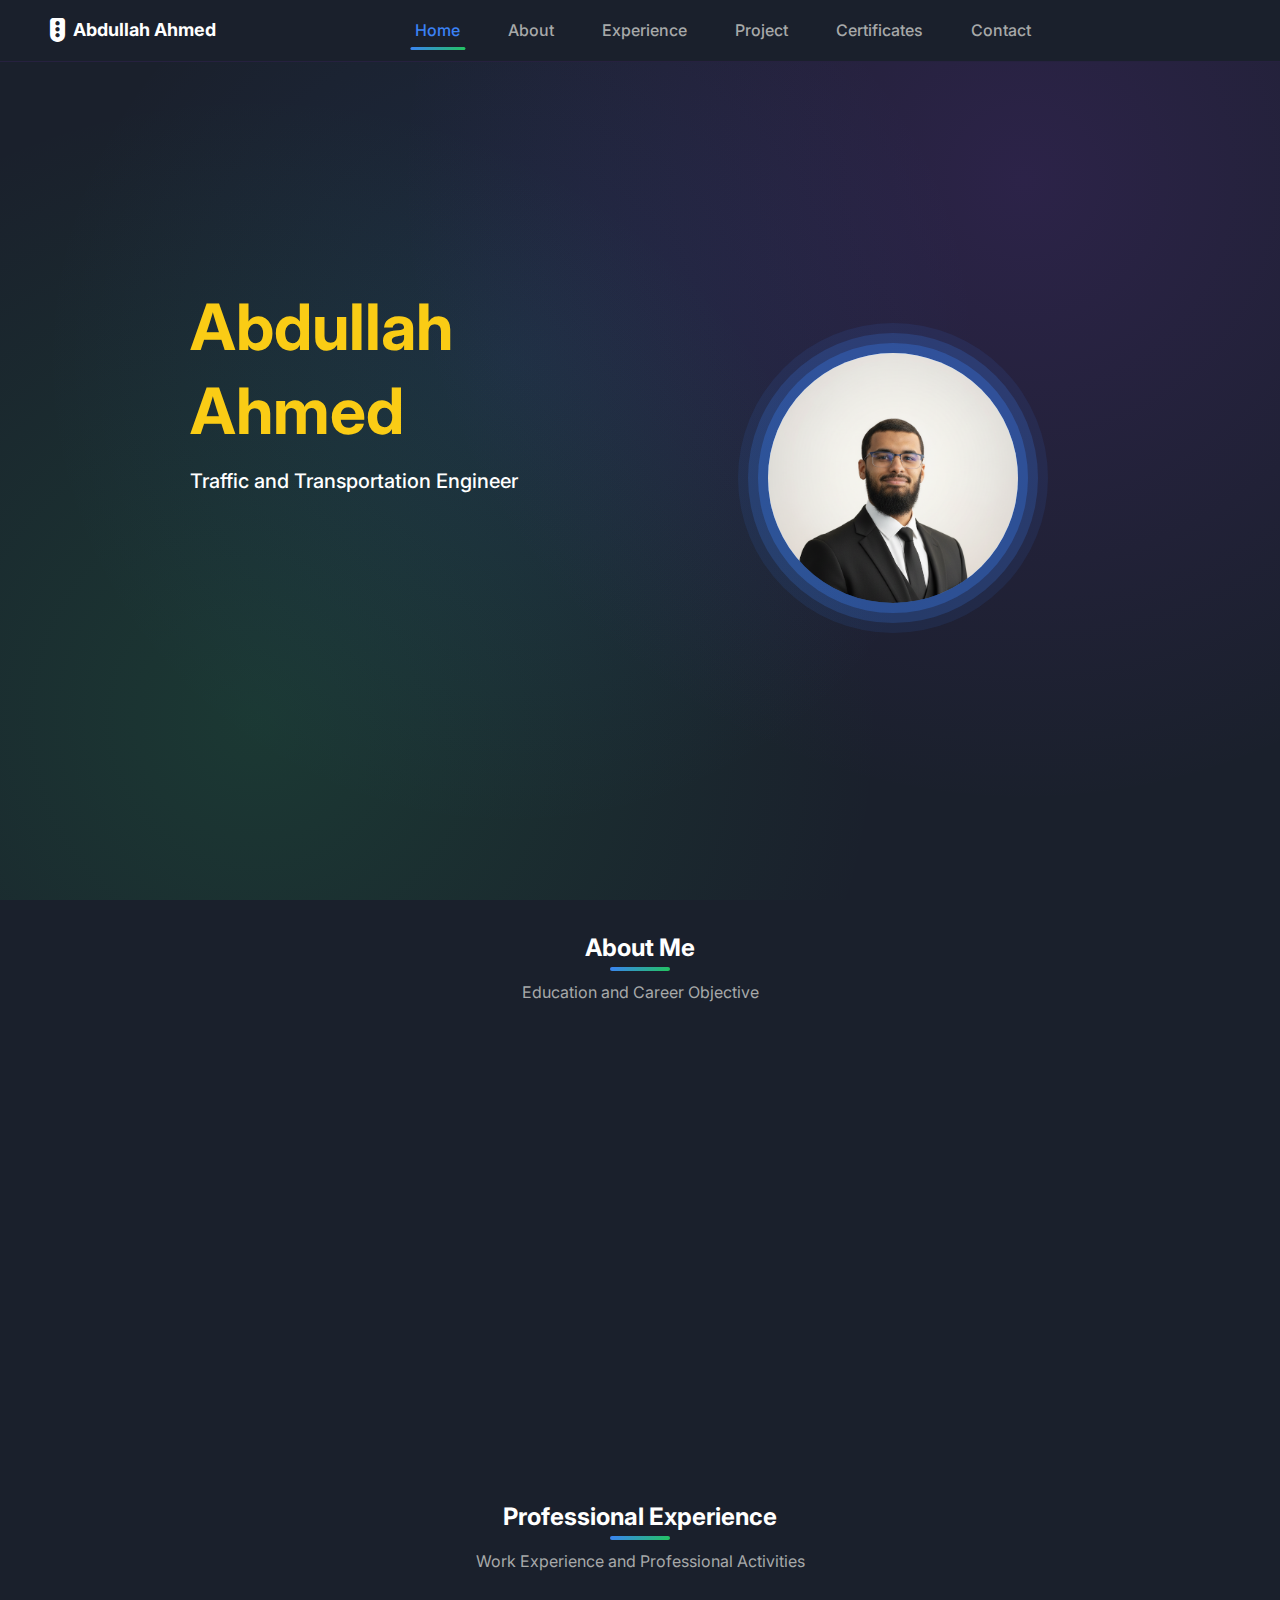
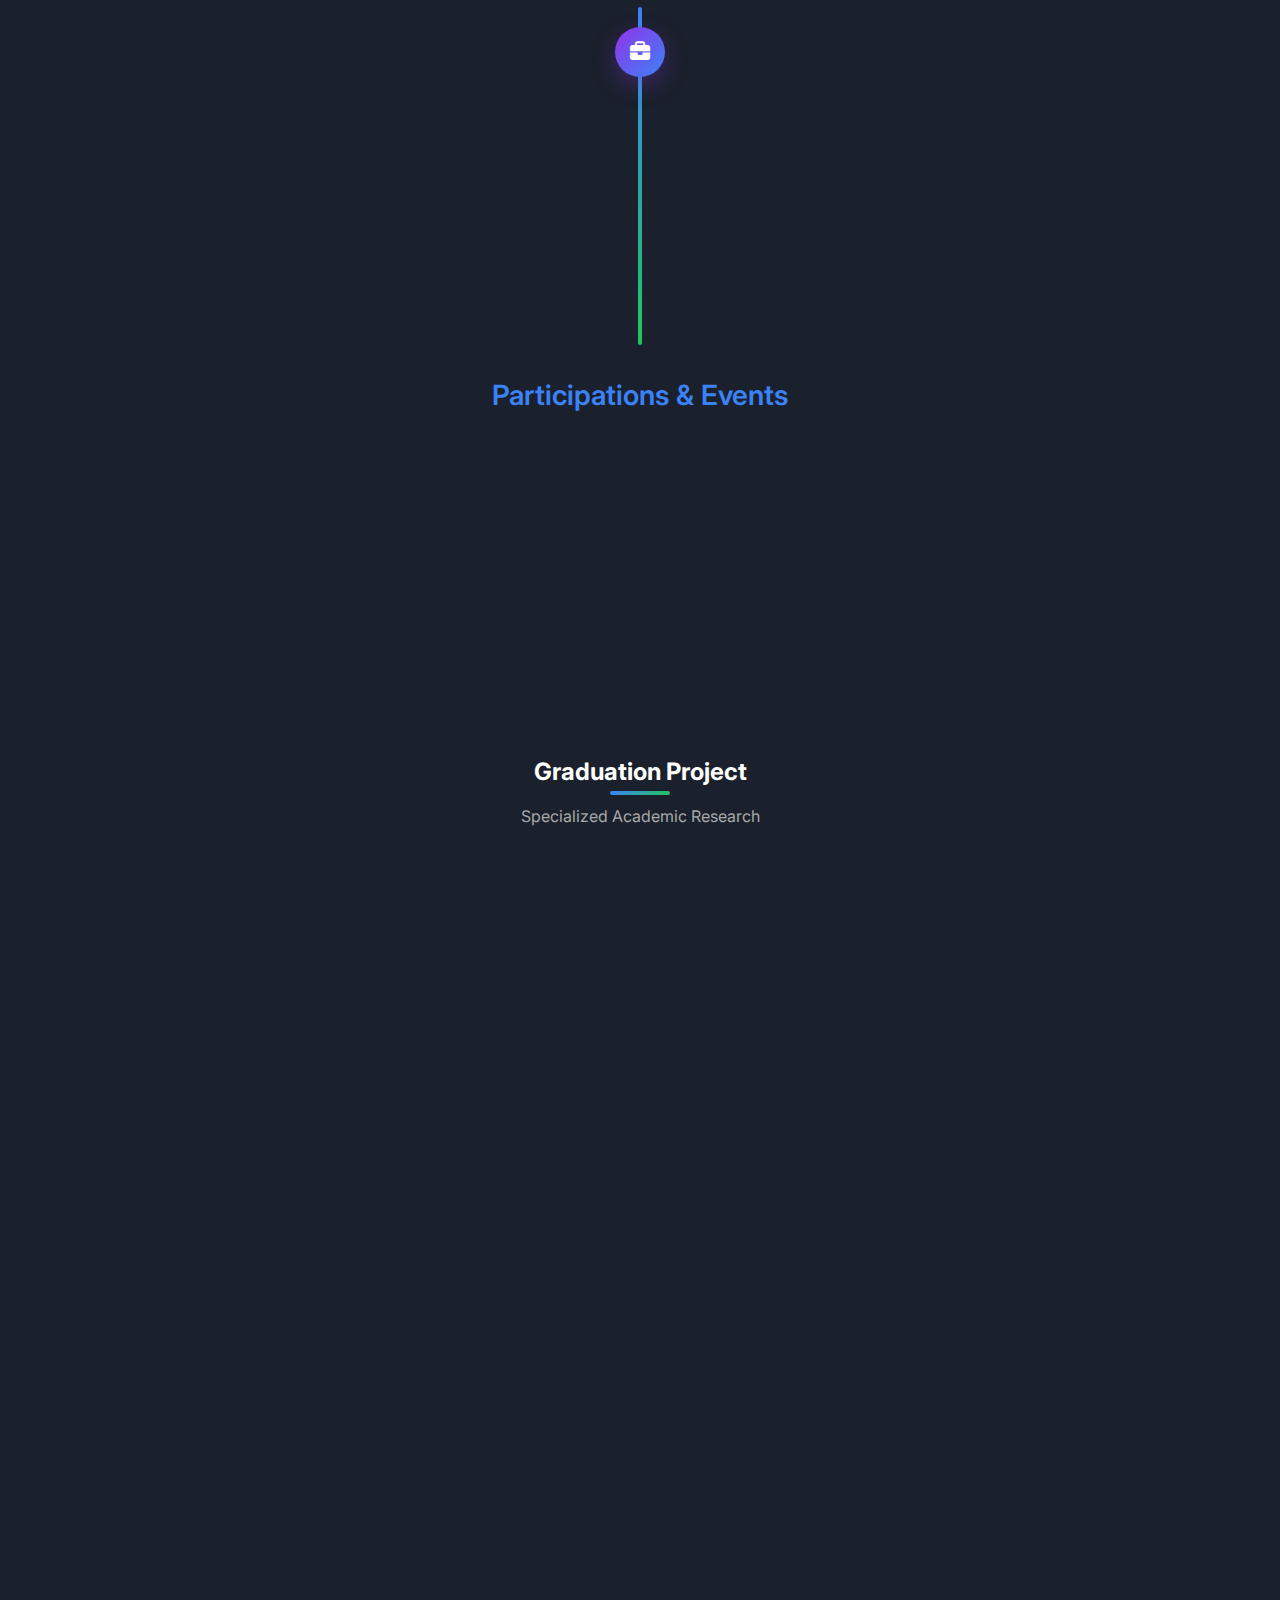
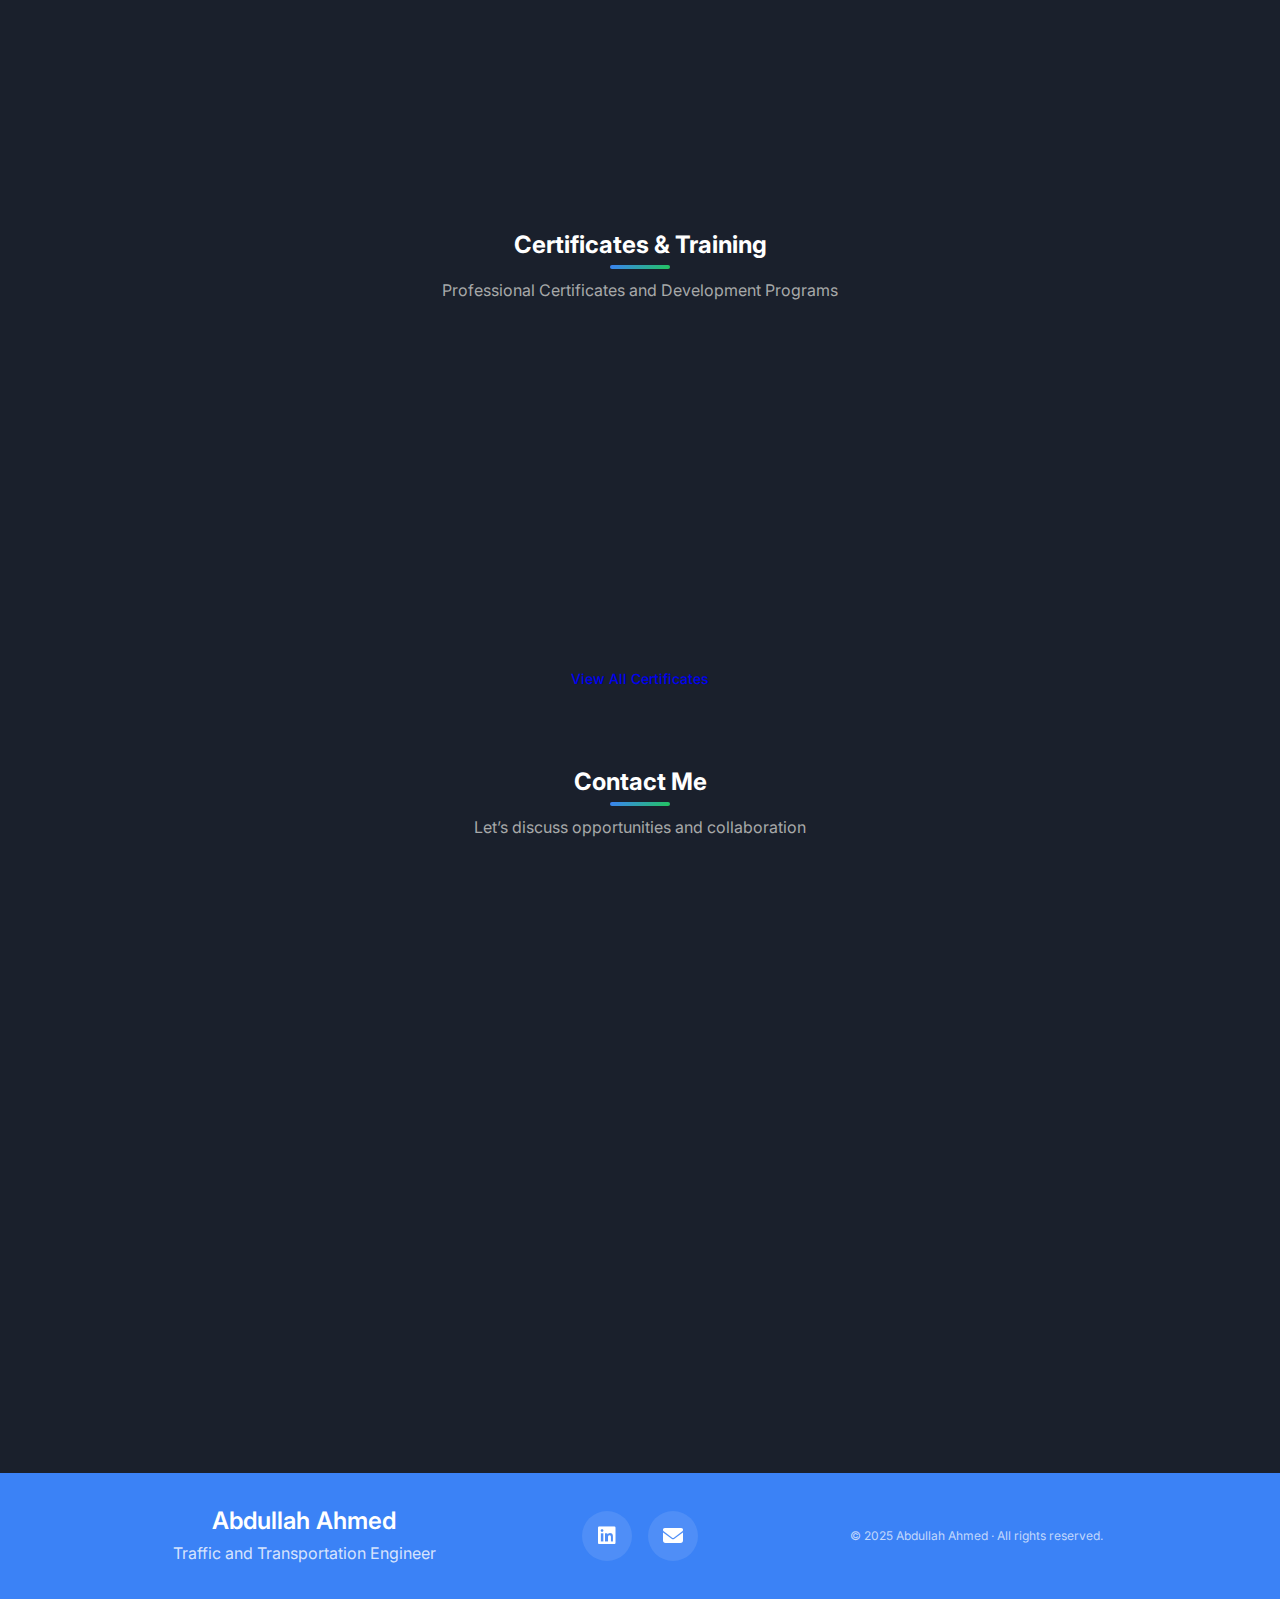
<file: index.html>
<!DOCTYPE html>
<html lang="en" dir="ltr">

<head>
    <meta charset="UTF-8">
    <meta name="viewport" content="width=device-width, initial-scale=1.0">
    <title>Abdullah Ahmed - Traffic and Transportation Engineer</title>
    <link rel="stylesheet" href="style.css">
    <link href="https://fonts.googleapis.com/css2?family=Inter:wght@300;400;500;600;700&display=swap" rel="stylesheet">
    <link href="https://cdnjs.cloudflare.com/ajax/libs/font-awesome/6.4.0/css/all.min.css" rel="stylesheet">
</head>

<body>
    <div class="particles-container" id="particles-container"></div>

    <nav class="navbar" id="navbar">
        <div class="container">
            <div class="nav-content">
                <a href="#home" class="nav-logo">
                    <i class="fas fa-traffic-light"></i>
                    <span data-i18n="nav.name">Abdullah Ahmed</span>
                </a>
                <ul class="nav-menu" id="nav-menu">
                    <li><a href="#home" class="nav-link active" data-i18n="nav.home">Home</a></li>
                    <li><a href="#about" class="nav-link" data-i18n="nav.about">About</a></li>
                    <li><a href="#experience" class="nav-link" data-i18n="nav.experience">Experience</a></li>
                    <li><a href="#projects" class="nav-link" data-i18n="nav.projects">Project</a></li>
                    <li><a href="certificates.html" class="nav-link" data-i18n="nav.certificates">Certificates</a></li>
                    <li><a href="#contact" class="nav-link" data-i18n="nav.contact">Contact</a></li>
                </ul>
                <div class="nav-actions">
                    <div class="lang-switch" id="lang-switch" aria-label="Language switcher">
                        <button type="button" class="lang-btn active" data-lang="en">English</button>
                    </div>
                </div>
                <button class="nav-toggle" id="nav-toggle" aria-label="Toggle navigation">
                    <span></span>
                    <span></span>
                    <span></span>
                </button>
            </div>
        </div>
    </nav>

    <section id="home" class="hero hero--grid">
        <div class="hero-bg-animation"></div>
        <div class="container">
            <div class="hero-content two-col">
                <div class="hero-text">
                    <h1 class="hero-title animate-text" data-i18n="nav.name">Abdullah Ahmed</h1>
                    <h2 class="hero-subtitle animate-text" data-i18n="hero.subtitle">Traffic & Transportation Engineer
                    </h2>
                    <p class="hero-description animate-text" data-i18n="hero.description">Aspiring transportation
                        engineer with hands-on experience in traffic analysis, modeling, and infrastructure review.
                        Committed to improving urban mobility and safety through data-driven and sustainable engineering
                        practices.</p>
                    <div class="hero-buttons animate-text">
                        <a href="CV short.pdf" download class="btn btn--primary">
                            <i class="fas fa-download"></i>
                            Download CV
                        </a>
                        <a href="https://www.linkedin.com/in/abdullah-aja" target="_blank" class="btn btn--outline">
                            <i class="fab fa-linkedin"></i>
                            LinkedIn
                        </a>
                    </div>
                </div>
                <div class="hero-image">
                    <div class="profile-image" id="profileImage">
                        <img id="profileImagePreview" src="Abdullah-Ahmed.png" alt="Abdullah Ahmed's photo">
                    </div>
                </div>
            </div>
        </div>
    </section>

    <section id="about" class="about">
        <div class="container">
            <div class="section-header">
                <h2 class="section-title" data-i18n="about.title">About Me</h2>
                <p class="section-subtitle" data-i18n="about.subtitle">Education and Career Objective</p>
            </div>
            <div class="about-content">
                <div class="about-grid">
                    <div class="about-card floating-card">
                        <div class="card-icon">
                            <i class="fas fa-graduation-cap"></i>
                        </div>
                        <div class="card__body">
                            <h3 data-i18n="about.education">Education</h3>
                            <div class="education-item">
                                <h4>Bachelor of Science in Traffic and Transportation Engineering</h4>
                                <p class="university">Imam Abdulrahman bin Faisal University, Dammam</p>
                                <p class="graduation">Expected Graduation December 2025</p>
                            </div>
                        </div>
                    </div>
                    <div class="about-card floating-card">
                        <div class="card-icon">
                            <i class="fas fa-bullseye"></i>
                        </div>
                        <div class="card__body">
                            <h3 data-i18n="about.objective">Career Objective</h3>
                            <p>Ambitious transportation engineer with hands-on experience in traffic analysis, modeling,
                                and infrastructure review. Committed to improving urban mobility and safety through
                                data-driven and sustainable engineering practices.</p>
                        </div>
                    </div>
                    <div class="about-card floating-card">
                        <div class="card-icon">
                            <i class="fas fa-tools"></i>
                        </div>
                        <div class="card__body">
                            <h3 data-i18n="about.skills">Technical Skills</h3>
                            <div class="skills-quick">
                                <div class="skill-tag">AutoCAD</div>
                                <div class="skill-tag">Synchro</div>
                                <div class="skill-tag">SIDRA</div>
                                <div class="skill-tag">Python</div>
                                <div class="skill-tag">ArcGIS</div>
                                <div class="skill-tag">Power BI</div>
                            </div>
                        </div>
                    </div>
                </div>
            </div>
        </div>
    </section>

    <section id="experience" class="experience">
        <div class="container">
            <div class="section-header">
                <h2 class="section-title" data-i18n="experience.title">Professional Experience</h2>
                <p class="section-subtitle" data-i18n="experience.subtitle">Work Experience and Professional Activities
                </p>
            </div>
            <div class="experience-content">
                <div class="timeline">
                    <div class="timeline-item">
                        <div class="timeline-marker">
                            <i class="fas fa-briefcase"></i>
                        </div>
                        <div class="timeline-content">
                            <div class="experience-card floating-card">
                                <div class="card__body">
                                    <h3>Intern Engineer</h3>
                                    <p class="company">Eastern Province Municipality - Projects Efficiency Department
                                    </p>
                                    <p class="duration"><i class="fas fa-calendar"></i> Started June 23, 2024 - 8 weeks
                                    </p>
                                    <ul class="achievements">
                                        <li><i class="fas fa-check-circle"></i> Analyzed traffic efficiency at multiple
                                            intersections</li>
                                        <li><i class="fas fa-check-circle"></i> Reviewed projects for compliance with
                                            the Saudi Building Code</li>
                                        <li><i class="fas fa-check-circle"></i> Mastered the trained work and adhered to
                                            official working hours</li>
                                        <li><i class="fas fa-check-circle"></i> Effectively collaborated with colleagues
                                        </li>
                                    </ul>
                                </div>
                            </div>
                        </div>
                    </div>
                </div>

                <div class="participations-section">
                    <h3 data-i18n="experience.participations">Participations & Events</h3>
                    <div class="participations-grid">
                        <div class="participation-card floating-card">
                            <div class="participation-icon">
                                <i class="fas fa-industry"></i>
                            </div>
                            <h4>Industry Hackathon 2024</h4>
                            <p class="participation-role">Participant in the "Industry Hackathon 2024" organized by SIDF
                            </p>
                            <p class="participation-date">2024</p>
                        </div>
                        <div class="participation-card floating-card">
                            <div class="participation-icon">
                                <i class="fas fa-users"></i>
                            </div>
                            <h4>6th Traffic Safety Forum</h4>
                            <p class="participation-role">Active participant in the workshop "Using Big Data and AI to
                                Improve Transportation and Safety"</p>
                            <p class="participation-date">December 3, 2023</p>
                        </div>

                        <div class="participation-card floating-card">
                            <div class="participation-icon">
                                <i class="fas fa-chalkboard-teacher"></i>
                            </div>
                            <h4>LinkedIn Workshop Trainer</h4>
                            <p class="participation-role">Presenter of the course "LinkedIn: A Step Towards the Future"
                                - 4 training hours</p>
                            <p class="participation-date">December 2, 2025</p>
                        </div>
                    </div>
                </div>
            </div>
        </div>
    </section>

    <section id="projects" class="projects">
        <div class="container">
            <div class="section-header">
                <h2 class="section-title" data-i18n="projects.title">Graduation Project</h2>
                <p class="section-subtitle" data-i18n="projects.subtitle">Specialized Academic Research</p>
            </div>
            <div class="projects-content">
                <div class="project-card floating-card">
                    <div class="project-header">
                        <div class="project-icon">
                            <i class="fas fa-traffic-light"></i>
                        </div>
                        <div class="project-title">
                            <h3>Assessing the Impact of Saher System on Driver Behavior at Signalized Intersections in
                                Dammam</h3>
                            <p class="project-subtitle">Graduation Project - Traffic and Transportation Engineering</p>
                        </div>
                    </div>

                    <div class="project-description">
                        <p>My graduation project focused on evaluating the impact of red light camera enforcement (Saher
                            system) on driver behavior at signalized intersections in Dammam, Saudi Arabia. The research
                            specifically analyzed two important traffic engineering metrics:</p>
                    </div>

                    <div class="project-metrics">
                        <div class="metric-item">
                            <div class="metric-icon">
                                <i class="fas fa-stopwatch"></i>
                            </div>
                            <h4>Start-up Lost Time</h4>
                            <p>The time lost at the beginning of the green signal</p>
                        </div>
                        <div class="metric-item">
                            <div class="metric-icon">
                                <i class="fas fa-clock"></i>
                            </div>
                            <h4>Clearance Lost Time</h4>
                            <p>The time lost at the end of the green signal</p>
                        </div>
                    </div>

                    <div class="project-methodology">
                        <h4 data-i18n="projects.methodology">Methodology:</h4>
                        <div class="methodology-grid">
                            <div class="method-item">
                                <i class="fas fa-database"></i>
                                <span>Field Data Collection</span>
                            </div>
                            <div class="method-item">
                                <i class="fas fa-chart-line"></i>
                                <span>Traffic Simulation Tools</span>
                            </div>
                            <div class="method-item">
                                <i class="fas fa-calculator"></i>
                                <span>Advanced Statistical Analysis</span>
                            </div>
                        </div>
                    </div>

                    <div class="project-location">
                        <div class="location-info">
                            <i class="fas fa-map-marker-alt"></i>
                            <div>
                                <h4 data-i18n="projects.locationTitle">Study Location</h4>
                                <p>Dammam, Saudi Arabia</p>
                            </div>
                        </div>
                    </div>

                    <div class="project-outcome">
                        <h4 data-i18n="projects.outcomes">Results & Recommendations:</h4>
                        <p>The study provided valuable insights into how automated enforcement impacts intersection
                            performance and overall traffic efficiency. The findings support future policies aimed at
                            enhancing road safety and improving traffic operations in urban areas.</p>
                    </div>
                </div>
            </div>
        </div>
    </section>

    <section id="certificates" class="certificates">
        <div class="container">
            <div class="section-header">
                <h2 class="section-title" data-i18n="certs.title">Certificates & Training</h2>
                <p class="section-subtitle" data-i18n="certs.subtitle">Professional Certificates and Development
                    Programs</p>
            </div>

            <div class="certificates-content">
                <div class="certificates-grid" id="certificatesGrid">
                    <div class="certificate-card floating-card professional" data-category="professional">
                        <div class="cert-icon">🎯</div>
                        <h3>McKinsey Forward Program</h3>
                        <p class="cert-issuer">McKinsey & Company</p>
                        <p class="cert-date">April 18, 2024</p>
                        <div class="cert-skills">
                            <span class="skill-badge">Problem-Solving</span>
                            <span class="skill-badge">Effective Communication</span>
                            <span class="skill-badge">Adaptive Mindset</span>
                        </div>
                    </div>
                    <div class="certificate-card floating-card technical" data-category="technical">
                        <div class="cert-icon">🐍</div>
                        <h3>Python Programming Basics I</h3>
                        <p class="cert-issuer">Al-Madrasah</p>
                        <div class="cert-status">Successfully completed</div>
                    </div>
                    <div class="certificate-card floating-card communication" data-category="communication">
                        <div class="cert-icon">💬</div>
                        <h3>Effective Communication Skills</h3>
                        <p class="cert-issuer">Students Skills Development Center - Imam Abdulrahman University</p>
                        <p class="cert-date">September 4, 2023</p>
                        <div class="cert-duration">12 training hours</div>
                    </div>
                </div>
            </div>
            <div class="view-all-btn-container">
                <a href="certificates.html" class="btn btn--secondary">View All Certificates</a>
            </div>
        </div>
    </section>

    <section id="contact" class="contact">
        <div class="container">
            <div class="section-header">
                <h2 class="section-title" data-i18n="contact.title">Contact Me</h2>
                <p class="section-subtitle" data-i18n="contact.subtitle">Let’s discuss opportunities and collaboration
                </p>
            </div>
            <div class="contact-content">
                <div class="contact-grid">
                    <div class="contact-info">
                        <div class="contact-item floating-card">
                            <div class="contact-icon">
                                <i class="fas fa-envelope"></i>
                            </div>
                            <div class="contact-details">
                                <h4 data-i18n="contact.email">Email</h4>
                                <a href="mailto:abdullah.aja@outlook.com">abdullah.aja@outlook.com</a>
                            </div>
                        </div>
                        <div class="contact-item floating-card">
                            <div class="contact-icon">
                                <i class="fab fa-linkedin"></i>
                            </div>
                            <div class="contact-details">
                                <h4>LinkedIn</h4>
                                <a href="https://www.linkedin.com/in/abdullah-aja"
                                    target="_blank">linkedin.com/in/abdullah-aja</a>
                            </div>
                        </div>
                    </div>
                    <div class="contact-form-wrapper floating-card">
                        <form class="contact-form" id="contact-form">
                            <div class="form-group">
                                <label for="name" class="form-label" data-i18n="form.name">Name</label>
                                <input type="text" id="name" name="name" class="form-control" required>
                            </div>
                            <div class="form-group">
                                <label for="email" class="form-label" data-i18n="form.email">Email</label>
                                <input type="email" id="email" name="email" class="form-control" required>
                            </div>
                            <div class="form-group">
                                <label for="subject" class="form-label" data-i18n="form.subject">Subject</label>
                                <input type="text" id="subject" name="subject" class="form-control" required>
                            </div>
                            <div class="form-group">
                                <label for="message" class="form-label" data-i18n="form.message">Message</label>
                                <textarea id="message" name="message" rows="5" class="form-control" required></textarea>
                            </div>
                            <button type="submit" class="btn btn--primary btn--full-width" data-i18n="form.send">
                                <i class="fas fa-paper-plane"></i>
                                Send Message
                            </button>
                        </form>
                    </div>
                </div>
            </div>
        </div>
    </section>

    <footer class="footer">
        <div class="container">
            <div class="footer-content">
                <div class="footer-info">
                    <h4 data-i18n="footer.name">Abdullah Ahmed</h4>
                    <p data-i18n="footer.title">Traffic and Transportation Engineer</p>
                </div>
                <div class="footer-social">
                    <a href="https://www.linkedin.com/in/abdullah-aja" target="_blank" class="social-link">
                        <i class="fab fa-linkedin"></i>
                    </a>
                    <a href="mailto:abdullah.aja@outlook.com" class="social-link">
                        <i class="fas fa-envelope"></i>
                    </a>
                </div>
                <div class="footer-copyright">
                    <p><span>&copy; 2025 </span><span data-i18n="footer.name">Abdullah Ahmed</span><span> · </span><span
                            data-i18n="footer.rights">All rights reserved.</span></p>
                </div>
            </div>
        </div>
    </footer>

    <script src="app.js"></script>
</body>

</html>
</file>
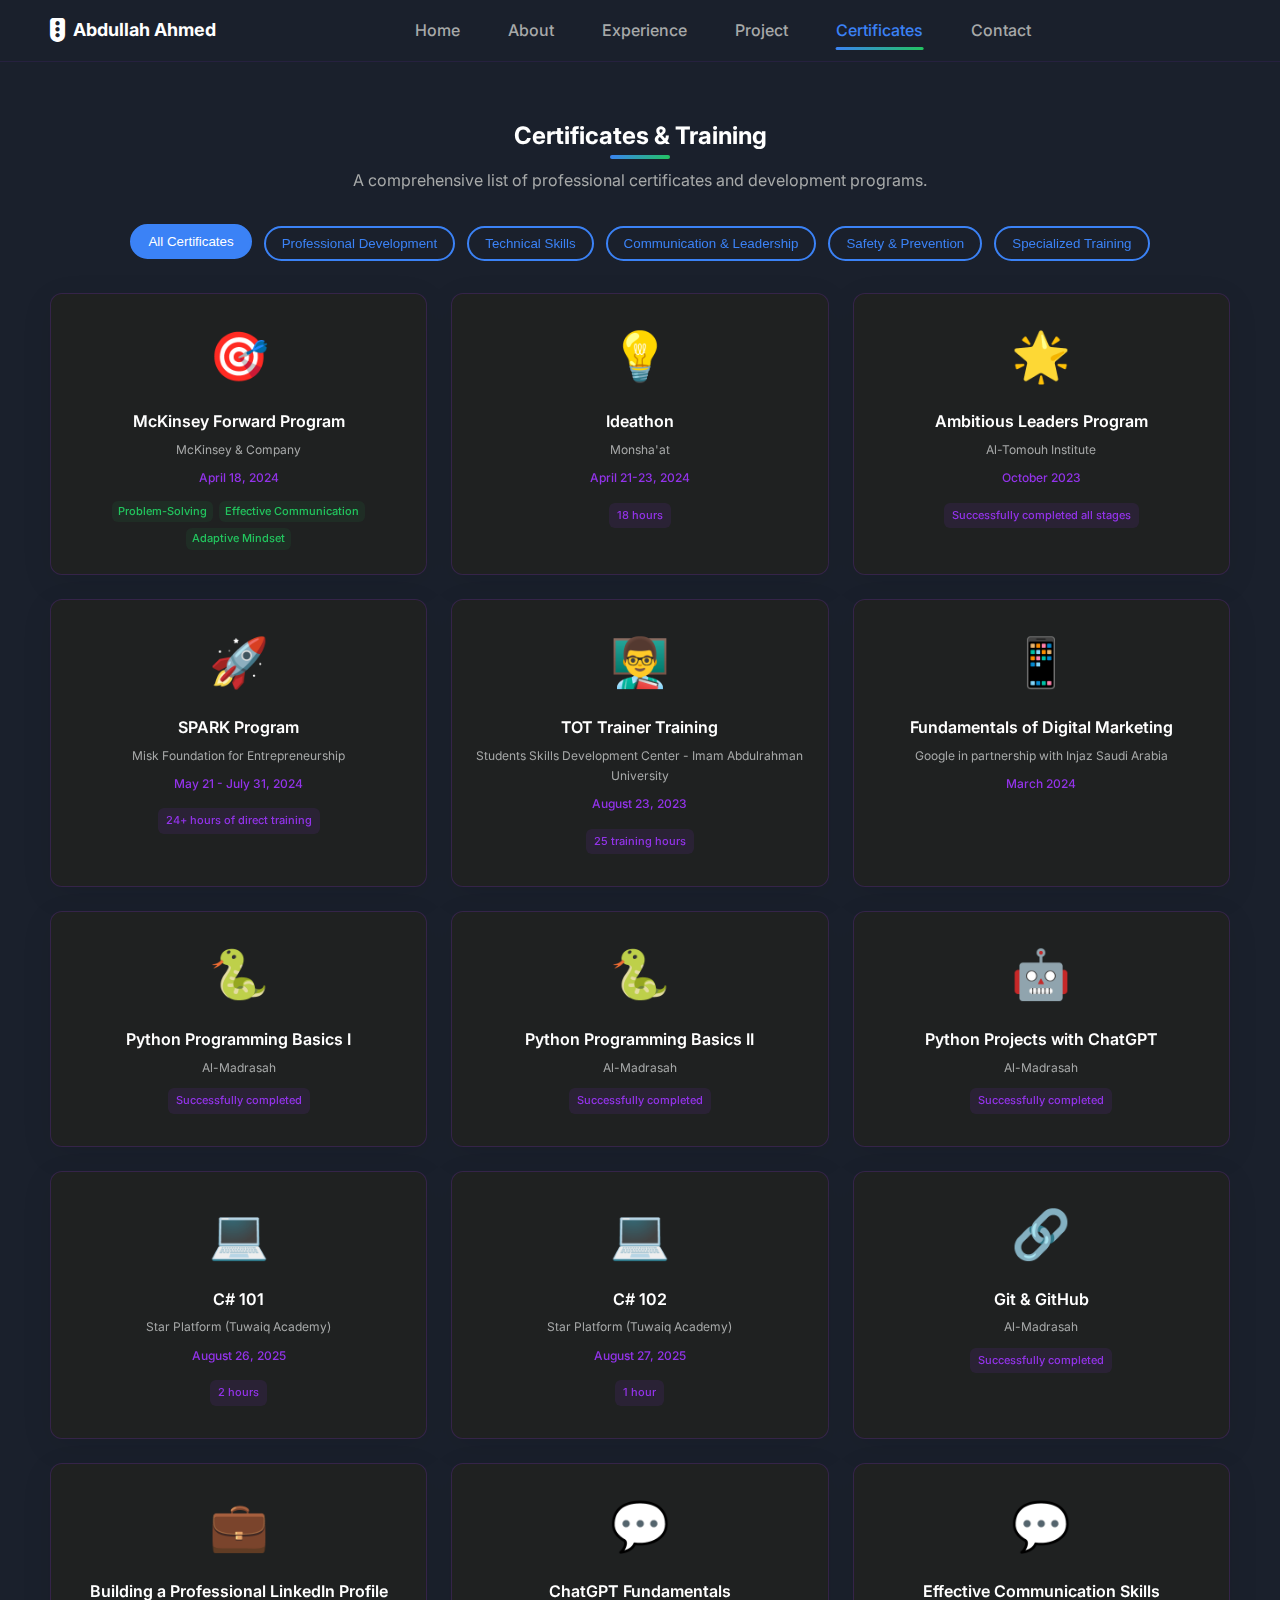
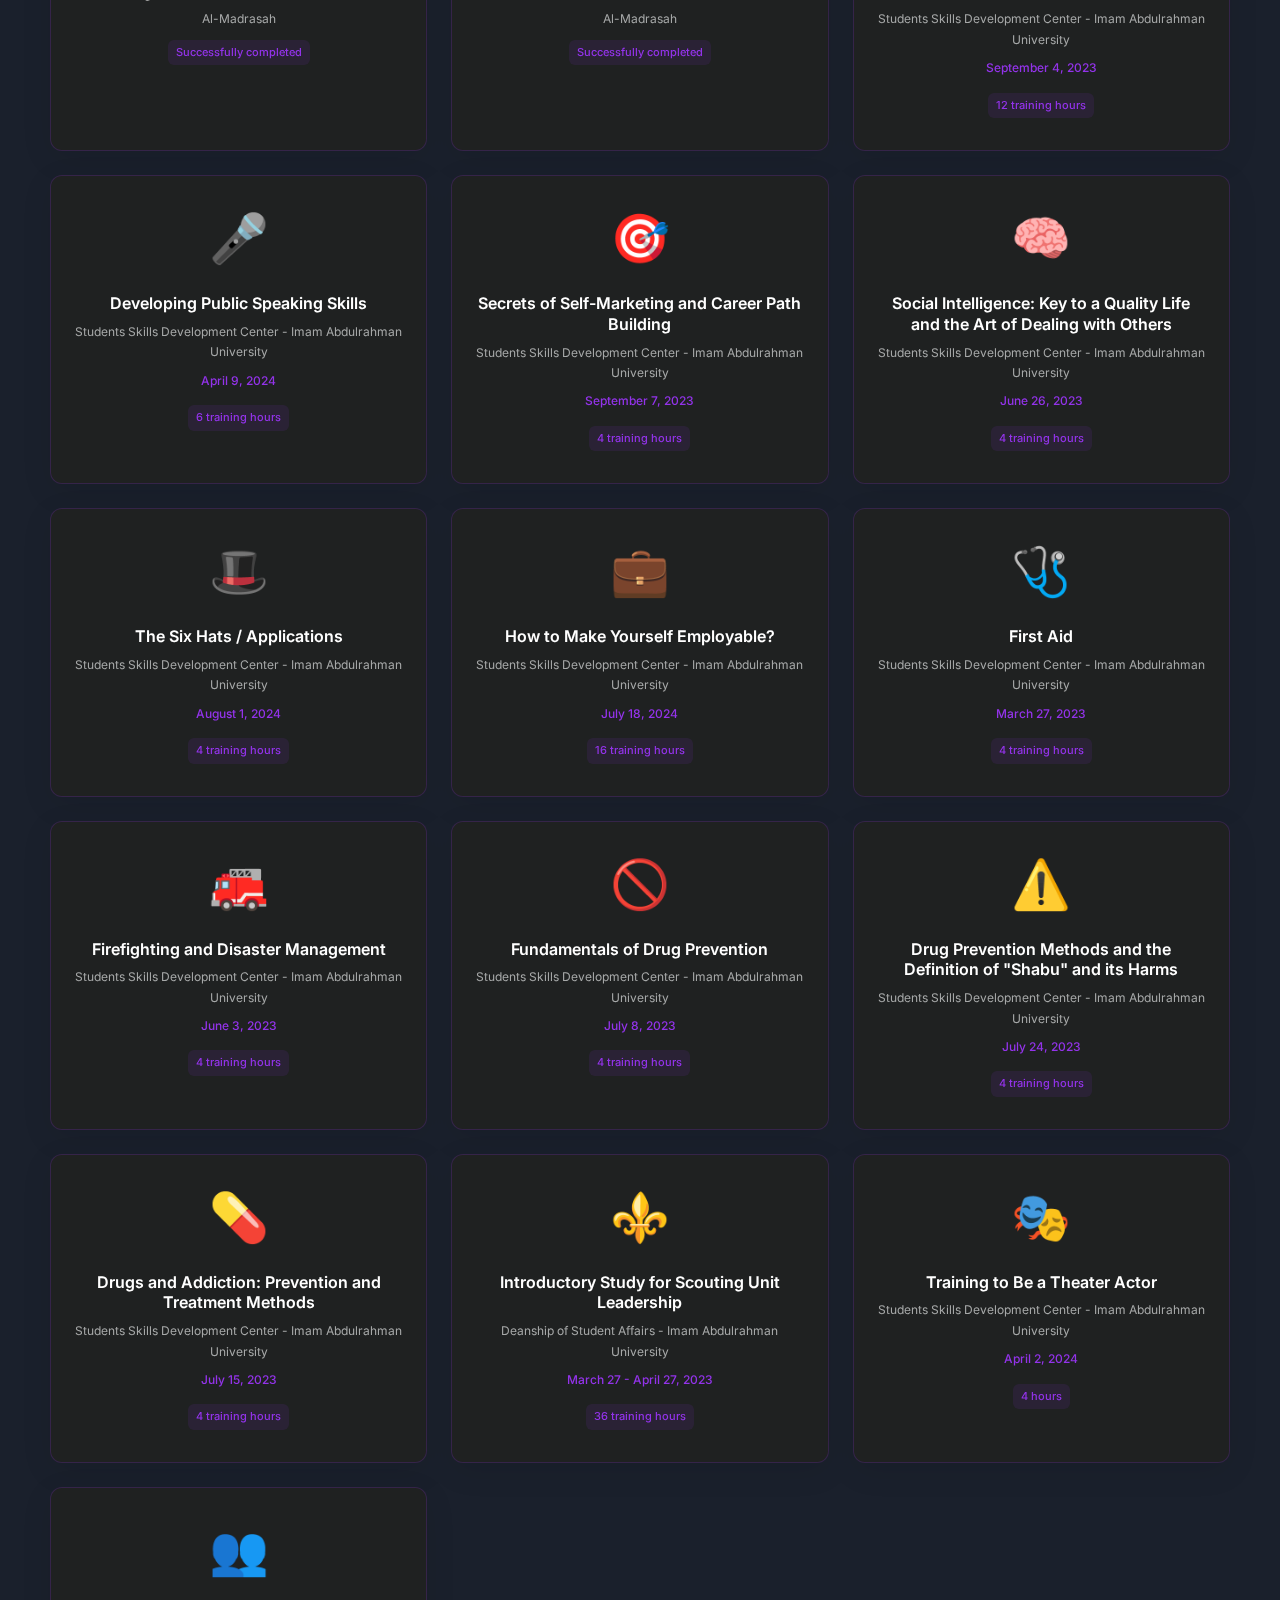
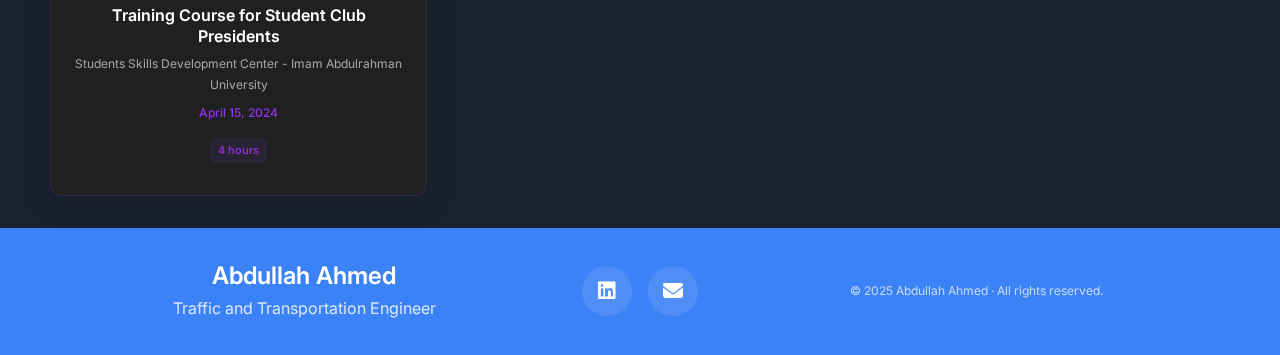
<file: certificates.html>
<!DOCTYPE html>
<html lang="en" dir="ltr">

<head>
    <meta charset="UTF-8">
    <meta name="viewport" content="width=device-width, initial-scale=1.0">
    <title>Certificates - Abdullah Ahmed</title>
    <link rel="stylesheet" href="style.css">
    <link href="https://fonts.googleapis.com/css2?family=Inter:wght@300;400;500;600;700&display=swap" rel="stylesheet">
    <link href="https://cdnjs.cloudflare.com/ajax/libs/font-awesome/6.4.0/css/all.min.css" rel="stylesheet">
</head>

<body>
    <div class="particles-container" id="particles-container"></div>

    <nav class="navbar" id="navbar">
        <div class="container">
            <div class="nav-content">
                <a href="index.html" class="nav-logo">
                    <i class="fas fa-traffic-light"></i>
                    <span>Abdullah Ahmed</span>
                </a>
                <ul class="nav-menu" id="nav-menu">
                    <li><a href="index.html#home" class="nav-link">Home</a></li>
                    <li><a href="index.html#about" class="nav-link">About</a></li>
                    <li><a href="index.html#experience" class="nav-link">Experience</a></li>
                    <li><a href="index.html#projects" class="nav-link">Project</a></li>
                    <li><a href="certificates.html" class="nav-link active">Certificates</a></li>
                    <li><a href="index.html#contact" class="nav-link">Contact</a></li>
                </ul>
                <div class="nav-actions">
                    <div class="lang-switch" id="lang-switch" aria-label="Language switcher">
                        <button type="button" class="lang-btn active" data-lang="en">English</button>
                    </div>
                </div>
                <button class="nav-toggle" id="nav-toggle" aria-label="Toggle navigation">
                    <span></span>
                    <span></span>
                    <span></span>
                </button>
            </div>
        </div>
    </nav>

    <section id="certificates" class="certificates-page">
        <div class="container">
            <div class="section-header">
                <h2 class="section-title">Certificates & Training</h2>
                <p class="section-subtitle">A comprehensive list of professional certificates and development programs.
                </p>
            </div>

            <div class="certificate-categories">
                <button class="category-btn active" data-category="all">All Certificates</button>
                <button class="category-btn" data-category="professional">Professional Development</button>
                <button class="category-btn" data-category="technical">Technical Skills</button>
                <button class="category-btn" data-category="communication">Communication & Leadership</button>
                <button class="category-btn" data-category="safety">Safety & Prevention</button>
                <button class="category-btn" data-category="special">Specialized Training</button>
            </div>

            <div class="certificates-content">
                <div class="certificates-grid" id="certificatesGrid">
                    <div class="certificate-card floating-card professional" data-category="professional">
                        <div class="cert-icon">🎯</div>
                        <h3>McKinsey Forward Program</h3>
                        <p class="cert-issuer">McKinsey & Company</p>
                        <p class="cert-date">April 18, 2024</p>
                        <div class="cert-skills">
                            <span class="skill-badge">Problem-Solving</span>
                            <span class="skill-badge">Effective Communication</span>
                            <span class="skill-badge">Adaptive Mindset</span>
                        </div>
                    </div>
                    <div class="certificate-card floating-card professional" data-category="professional">
                        <div class="cert-icon">💡</div>
                        <h3>Ideathon</h3>
                        <p class="cert-issuer">Monsha'at</p>
                        <p class="cert-date">April 21-23, 2024</p>
                        <div class="cert-duration">18 hours</div>
                    </div>

                    <div class="certificate-card floating-card professional" data-category="professional">
                        <div class="cert-icon">🌟</div>
                        <h3>Ambitious Leaders Program</h3>
                        <p class="cert-issuer">Al-Tomouh Institute</p>
                        <p class="cert-date">October 2023</p>
                        <div class="cert-status">Successfully completed all stages</div>
                    </div>

                    <div class="certificate-card floating-card professional" data-category="professional">
                        <div class="cert-icon">🚀</div>
                        <h3>SPARK Program</h3>
                        <p class="cert-issuer">Misk Foundation for Entrepreneurship</p>
                        <p class="cert-date">May 21 - July 31, 2024</p>
                        <div class="cert-duration">24+ hours of direct training</div>
                    </div>

                    <div class="certificate-card floating-card professional" data-category="professional">
                        <div class="cert-icon">👨‍🏫</div>
                        <h3>TOT Trainer Training</h3>
                        <p class="cert-issuer">Students Skills Development Center - Imam Abdulrahman University</p>
                        <p class="cert-date">August 23, 2023</p>
                        <div class="cert-duration">25 training hours</div>
                    </div>

                    <div class="certificate-card floating-card technical" data-category="technical">
                        <div class="cert-icon">📱</div>
                        <h3>Fundamentals of Digital Marketing</h3>
                        <p class="cert-issuer">Google in partnership with Injaz Saudi Arabia</p>
                        <p class="cert-date">March 2024</p>
                    </div>

                    <div class="certificate-card floating-card technical" data-category="technical">
                        <div class="cert-icon">🐍</div>
                        <h3>Python Programming Basics I</h3>
                        <p class="cert-issuer">Al-Madrasah</p>
                        <div class="cert-status">Successfully completed</div>
                    </div>

                    <div class="certificate-card floating-card technical" data-category="technical">
                        <div class="cert-icon">🐍</div>
                        <h3>Python Programming Basics II</h3>
                        <p class="cert-issuer">Al-Madrasah</p>
                        <div class="cert-status">Successfully completed</div>
                    </div>

                    <div class="certificate-card floating-card technical" data-category="technical">
                        <div class="cert-icon">🤖</div>
                        <h3>Python Projects with ChatGPT</h3>
                        <p class="cert-issuer">Al-Madrasah</p>
                        <div class="cert-status">Successfully completed</div>
                    </div>

                    <div class="certificate-card floating-card technical" data-category="technical">
                        <div class="cert-icon">💻</div>
                        <h3>C# 101</h3>
                        <p class="cert-issuer">Star Platform (Tuwaiq Academy)</p>
                        <p class="cert-date">August 26, 2025</p>
                        <div class="cert-duration">2 hours</div>
                    </div>

                    <div class="certificate-card floating-card technical" data-category="technical">
                        <div class="cert-icon">💻</div>
                        <h3>C# 102</h3>
                        <p class="cert-issuer">Star Platform (Tuwaiq Academy)</p>
                        <p class="cert-date">August 27, 2025</p>
                        <div class="cert-duration">1 hour</div>
                    </div>

                    <div class="certificate-card floating-card technical" data-category="technical">
                        <div class="cert-icon">🔗</div>
                        <h3>Git & GitHub</h3>
                        <p class="cert-issuer">Al-Madrasah</p>
                        <div class="cert-status">Successfully completed</div>
                    </div>

                    <div class="certificate-card floating-card technical" data-category="technical">
                        <div class="cert-icon">💼</div>
                        <h3>Building a Professional LinkedIn Profile</h3>
                        <p class="cert-issuer">Al-Madrasah</p>
                        <div class="cert-status">Successfully completed</div>
                    </div>

                    <div class="certificate-card floating-card technical" data-category="technical">
                        <div class="cert-icon">💬</div>
                        <h3>ChatGPT Fundamentals</h3>
                        <p class="cert-issuer">Al-Madrasah</p>
                        <div class="cert-status">Successfully completed</div>
                    </div>

                    <div class="certificate-card floating-card communication" data-category="communication">
                        <div class="cert-icon">💬</div>
                        <h3>Effective Communication Skills</h3>
                        <p class="cert-issuer">Students Skills Development Center - Imam Abdulrahman University</p>
                        <p class="cert-date">September 4, 2023</p>
                        <div class="cert-duration">12 training hours</div>
                    </div>

                    <div class="certificate-card floating-card communication" data-category="communication">
                        <div class="cert-icon">🎤</div>
                        <h3>Developing Public Speaking Skills</h3>
                        <p class="cert-issuer">Students Skills Development Center - Imam Abdulrahman University</p>
                        <p class="cert-date">April 9, 2024</p>
                        <div class="cert-duration">6 training hours</div>
                    </div>

                    <div class="certificate-card floating-card communication" data-category="communication">
                        <div class="cert-icon">🎯</div>
                        <h3>Secrets of Self-Marketing and Career Path Building</h3>
                        <p class="cert-issuer">Students Skills Development Center - Imam Abdulrahman University</p>
                        <p class="cert-date">September 7, 2023</p>
                        <div class="cert-duration">4 training hours</div>
                    </div>

                    <div class="certificate-card floating-card communication" data-category="communication">
                        <div class="cert-icon">🧠</div>
                        <h3>Social Intelligence: Key to a Quality Life and the Art of Dealing with Others</h3>
                        <p class="cert-issuer">Students Skills Development Center - Imam Abdulrahman University</p>
                        <p class="cert-date">June 26, 2023</p>
                        <div class="cert-duration">4 training hours</div>
                    </div>

                    <div class="certificate-card floating-card communication" data-category="communication">
                        <div class="cert-icon">🎩</div>
                        <h3>The Six Hats / Applications</h3>
                        <p class="cert-issuer">Students Skills Development Center - Imam Abdulrahman University</p>
                        <p class="cert-date">August 1, 2024</p>
                        <div class="cert-duration">4 training hours</div>
                    </div>

                    <div class="certificate-card floating-card communication" data-category="communication">
                        <div class="cert-icon">💼</div>
                        <h3>How to Make Yourself Employable?</h3>
                        <p class="cert-issuer">Students Skills Development Center - Imam Abdulrahman University</p>
                        <p class="cert-date">July 18, 2024</p>
                        <div class="cert-duration">16 training hours</div>
                    </div>

                    <div class="certificate-card floating-card safety" data-category="safety">
                        <div class="cert-icon">🩺</div>
                        <h3>First Aid</h3>
                        <p class="cert-issuer">Students Skills Development Center - Imam Abdulrahman University</p>
                        <p class="cert-date">March 27, 2023</p>
                        <div class="cert-duration">4 training hours</div>
                    </div>

                    <div class="certificate-card floating-card safety" data-category="safety">
                        <div class="cert-icon">🚒</div>
                        <h3>Firefighting and Disaster Management</h3>
                        <p class="cert-issuer">Students Skills Development Center - Imam Abdulrahman University</p>
                        <p class="cert-date">June 3, 2023</p>
                        <div class="cert-duration">4 training hours</div>
                    </div>

                    <div class="certificate-card floating-card safety" data-category="safety">
                        <div class="cert-icon">🚫</div>
                        <h3>Fundamentals of Drug Prevention</h3>
                        <p class="cert-issuer">Students Skills Development Center - Imam Abdulrahman University</p>
                        <p class="cert-date">July 8, 2023</p>
                        <div class="cert-duration">4 training hours</div>
                    </div>

                    <div class="certificate-card floating-card safety" data-category="safety">
                        <div class="cert-icon">⚠️</div>
                        <h3>Drug Prevention Methods and the Definition of "Shabu" and its Harms</h3>
                        <p class="cert-issuer">Students Skills Development Center - Imam Abdulrahman University</p>
                        <p class="cert-date">July 24, 2023</p>
                        <div class="cert-duration">4 training hours</div>
                    </div>

                    <div class="certificate-card floating-card safety" data-category="safety">
                        <div class="cert-icon">💊</div>
                        <h3>Drugs and Addiction: Prevention and Treatment Methods</h3>
                        <p class="cert-issuer">Students Skills Development Center - Imam Abdulrahman University</p>
                        <p class="cert-date">July 15, 2023</p>
                        <div class="cert-duration">4 training hours</div>
                    </div>

                    <div class="certificate-card floating-card special" data-category="special">
                        <div class="cert-icon">⚜️</div>
                        <h3>Introductory Study for Scouting Unit Leadership</h3>
                        <p class="cert-issuer">Deanship of Student Affairs - Imam Abdulrahman University</p>
                        <p class="cert-date">March 27 - April 27, 2023</p>
                        <div class="cert-duration">36 training hours</div>
                    </div>

                    <div class="certificate-card floating-card special" data-category="special">
                        <div class="cert-icon">🎭</div>
                        <h3>Training to Be a Theater Actor</h3>
                        <p class="cert-issuer">Students Skills Development Center - Imam Abdulrahman University</p>
                        <p class="cert-date">April 2, 2024</p>
                        <div class="cert-duration">4 hours</div>
                    </div>

                    <div class="certificate-card floating-card special" data-category="special">
                        <div class="cert-icon">👥</div>
                        <h3>Training Course for Student Club Presidents</h3>
                        <p class="cert-issuer">Students Skills Development Center - Imam Abdulrahman University</p>
                        <p class="cert-date">April 15, 2024</p>
                        <div class="cert-duration">4 hours</div>
                    </div>
                </div>
            </div>
        </div>
    </section>

    <footer class="footer">
        <div class="container">
            <div class="footer-content">
                <div class="footer-info">
                    <h4 data-i18n="footer.name">Abdullah Ahmed</h4>
                    <p data-i18n="footer.title">Traffic and Transportation Engineer</p>
                </div>
                <div class="footer-social">
                    <a href="https://www.linkedin.com/in/abdullah-aja" target="_blank" class="social-link">
                        <i class="fab fa-linkedin"></i>
                    </a>
                    <a href="mailto:abdullah.aja@outlook.com" class="social-link">
                        <i class="fas fa-envelope"></i>
                    </a>
                </div>
                <div class="footer-copyright">
                    <p><span>&copy; 2025 </span><span data-i18n="footer.name">Abdullah Ahmed</span><span> · </span><span
                            data-i18n="footer.rights">All rights reserved.</span></p>
                </div>
            </div>
        </div>
        </footer- <script src="app.js"></script>
</body>

</html>
</file>
<file: style.css>
:root {
  /* Primitive Color Tokens */
  --color-white: #ffffff;
  --color-black: #000000;
  --color-cream-50: #fcfcf9;
  --color-cream-100: #fffffb;
  --color-gray-200: #f5f5f5;
  --color-gray-300: #a7a9a9;
  --color-gray-400: #777c7c;
  --color-slate-500: #626c71;
  --color-brown-600: #5e5240;
  --color-charcoal-700: #1f2121;
  --color-charcoal-800: #262828;
  --color-slate-900: #13343b;
  --color-teal-300: #32b8c6;
  --color-teal-400: #2da6b2;
  --color-teal-500: #21808d;
  --color-teal-600: #1d7480;
  --color-teal-700: #1a6873;
  --color-teal-800: #2996a1;
  --color-red-400: #ff5459;
  --color-red-500: #c0152f;
  --color-orange-400: #e68161;
  --color-orange-500: #a84b2f;

  /* RGB versions for opacity control */
  --color-brown-600-rgb: 94, 82, 64;
  --color-teal-500-rgb: 33, 128, 141;
  --color-slate-900-rgb: 19, 52, 59;
  --color-slate-500-rgb: 98, 108, 113;
  --color-red-500-rgb: 192, 21, 47;
  --color-red-400-rgb: 255, 84, 89;
  --color-orange-500-rgb: 168, 75, 47;
  --color-orange-400-rgb: 230, 129, 97;

  /* Background color tokens */
  --color-bg-1: rgba(59, 130, 246, 0.08);
  /* Light blue */
  --color-bg-2: rgba(245, 158, 11, 0.08);
  /* Light yellow */
  --color-bg-3: rgba(34, 197, 94, 0.08);
  /* Light green */
  --color-bg-4: rgba(239, 68, 68, 0.08);
  /* Light red */
  --color-bg-5: rgba(147, 51, 234, 0.08);
  /* Light purple */
  --color-bg-6: rgba(249, 115, 22, 0.08);
  /* Light orange */
  --color-bg-7: rgba(236, 72, 153, 0.08);
  /* Light pink */
  --color-bg-8: rgba(6, 182, 212, 0.08);
  /* Light cyan */

  /* Semantic Color Tokens (Custom) */
  --color-background: #ffffff;
  --color-surface: #f8fafc;
  --color-surface-hover: #f1f5f9;
  --color-text: #000000;
  --color-text-secondary: #4a5568;
  --color-text-light: #718096;
  --color-primary: #0000FF;
  --color-primary-hover: #2d5a69;
  --color-primary-active: #13343b;
  --color-secondary: rgba(94, 82, 64, 0.12);
  --color-secondary-hover: rgba(94, 82, 64, 0.2);
  --color-secondary-active: rgba(94, 82, 64, 0.25);
  --color-border: rgba(0, 0, 0, 0.2);
  --color-btn-primary-text: #ffffff;
  --color-card-border: rgba(0, 0, 0, 0.12);
  --color-card-border-inner: rgba(0, 0, 0, 0.12);
  --color-error: #c0152f;
  --color-success: #008000;
  --color-warning: #a84b2f;
  --color-info: #626c71;
  --color-focus-ring: rgba(0, 0, 255, 0.4);
  --color-select-caret: rgba(0, 0, 0, 0.8);

  /* Custom color palette from image */
  --color-purple: #9333ea;
  --color-blue: #3b82f6;
  --color-black-custom: #1a202c;
  --color-green: #22c55e;

  /* Overriding semantic colors with new custom colors */
  --color-primary: var(--color-blue);
  --color-accent: var(--color-purple);
  --color-success: var(--color-green);
  --color-background: var(--color-black-custom);
  --color-surface: #1f2121;
  --color-text: #ffffff;
  --color-text-secondary: #a7a9a9;
  --color-text-light: #718096;
  --color-card-border: rgba(147, 51, 234, 0.2);
  --color-card-border-inner: rgba(147, 51, 234, 0.15);
  --color-border: rgba(147, 51, 234, 0.3);

  /* Dynamic Gradients (Custom) */
  --gradient-primary: linear-gradient(135deg, var(--color-blue), var(--color-green));
  --gradient-secondary: linear-gradient(135deg, var(--color-purple), var(--color-blue));
  --gradient-hero: linear-gradient(135deg, rgba(26, 75, 92, 0.95), rgba(34, 211, 238, 0.85));

  /* Common style patterns */
  --focus-ring: 0 0 0 3px var(--color-focus-ring);
  --focus-outline: 2px solid var(--color-primary);
  --status-bg-opacity: 0.15;
  --status-border-opacity: 0.25;
  --select-caret-light: url("data:image/svg+xml,%3Csvg xmlns='http://www.w3.org/2000/svg' width='16' height='16' viewBox='0 0 24 24' fill='none' stroke='%23134252' stroke-width='2' stroke-linecap='round' stroke-linejoin='round'%3E%3Cpolyline points='6 9 12 15 18 9'%3E%3C/polyline%3E%3C/svg%3E");
  --select-caret-dark: url("data:image/svg+xml,%3Csvg xmlns='http://www.w3.org/2000/svg' width='16' height='16' viewBox='0 0 24 24' fill='none' stroke='%23f5f5f5' stroke-width='2' stroke-linecap='round' stroke-linejoin='round'%3E%3Cpolyline points='6 9 12 15 18 9'%3E%3C/polyline%3E%3C/svg%3E");

  /* RGB versions for opacity control */
  --color-success-rgb: 33, 128, 141;
  --color-error-rgb: 192, 21, 47;
  --color-warning-rgb: 168, 75, 47;
  --color-info-rgb: 98, 108, 113;
  --color-blue-rgb: 59, 130, 246;

  /* Typography */
  --font-family-base: "FKGroteskNeue", "Geist", "Inter", -apple-system,
    BlinkMacSystemFont, "Segoe UI", Roboto, sans-serif;
  --font-family-mono: "Berkeley Mono", ui-monospace, SFMono-Regular, Menlo,
    Monaco, Consolas, monospace;
  --font-size-xs: 11px;
  --font-size-sm: 12px;
  --font-size-base: 14px;
  --font-size-md: 14px;
  --font-size-lg: 16px;
  --font-size-xl: 18px;
  --font-size-2xl: 20px;
  --font-size-3xl: 24px;
  --font-size-4xl: 30px;
  --font-weight-normal: 400;
  --font-weight-medium: 500;
  --font-weight-semibold: 550;
  --font-weight-bold: 600;
  --line-height-tight: 1.2;
  --line-height-normal: 1.5;
  --letter-spacing-tight: -0.01em;

  /* Spacing */
  --space-0: 0;
  --space-1: 1px;
  --space-2: 2px;
  --space-4: 4px;
  --space-6: 6px;
  --space-8: 8px;
  --space-10: 10px;
  --space-12: 12px;
  --space-16: 16px;
  --space-20: 20px;
  --space-24: 24px;
  --space-32: 32px;

  /* Border Radius */
  --radius-sm: 6px;
  --radius-base: 8px;
  --radius-md: 10px;
  --radius-lg: 12px;
  --radius-full: 9999px;

  /* Shadows */
  --shadow-xs: 0 1px 2px rgba(0, 0, 0, 0.02);
  --shadow-sm: 0 1px 3px rgba(0, 0, 0, 0.04), 0 1px 2px rgba(0, 0, 0, 0.02);
  --shadow-md: 0 4px 6px -1px rgba(0, 0, 0, 0.04),
    0 2px 4px -1px rgba(0, 0, 0, 0.02);
  --shadow-lg: 0 10px 15px -3px rgba(0, 0, 0, 0.04),
    0 4px 6px -2px rgba(0, 0, 0, 0.02);
  --shadow-inset-sm: inset 0 1px 0 rgba(255, 255, 255, 0.15),
    inset 0 -1px 0 rgba(0, 0, 0, 0.03);

  /* Animation */
  --duration-fast: 150ms;
  --duration-normal: 250ms;
  --ease-standard: cubic-bezier(0.16, 1, 0.3, 1);
  --animation-bounce: cubic-bezier(0.68, -0.55, 0.265, 1.55);
  --animation-smooth: cubic-bezier(0.25, 0.1, 0.25, 1);
  --duration-slow: 800ms;
  --duration-medium: 600ms;

  /* Layout */
  --container-sm: 640px;
  --container-md: 768px;
  --container-lg: 1024px;
  --container-xl: 1280px;

  /* Shadows */
  --shadow-card: 0 8px 32px rgba(0, 0, 0, 0.08);
  --shadow-card-hover: 10px 15px 30px rgba(0, 0, 0, 0.12);
  /* Adjusted for more noticeable hover */
  --shadow-floating: 0 20px 40px rgba(26, 75, 92, 0.15);
}

/* Base Styles */
* {
  margin: 0;
  padding: 0;
  box-sizing: border-box;
}

body {
  font-family: var(--font-family-base);
  line-height: 1.6;
  color: var(--color-text-secondary);
  background-color: var(--color-background);
  overflow-x: hidden;
}

/* Container */
.container {
  width: 100%;
  max-width: var(--container-xl);
  margin-left: auto;
  margin-right: auto;
  padding-left: 50px;
  padding-right: 50px;
}

@media (max-width: 768px) {
  .container {
    padding-left: 24px;
    padding-right: 24px;
  }
}


/* Typography with Enhanced Readability */
h1,
h2,
h3,
h4,
h5,
h6 {
  color: var(--color-text);
  font-weight: 600;
  line-height: 1.3;
  margin-bottom: var(--space-16);
}

h1 {
  font-size: clamp(2rem, 5vw, 3.5rem);
}

h2 {
  font-size: clamp(1.5rem, 4vw, 2.5rem);
}

h3 {
  font-size: clamp(1.25rem, 3vw, 1.75rem);
}

h4 {
  font-size: clamp(1.125rem, 2.5vw, 1.5rem);
}

p {
  color: var(--color-text-secondary);
  margin-bottom: var(--space-16);
  line-height: 1.7;
}

/* Particles Background */
.particles-container {
  position: fixed;
  top: 0;
  left: 0;
  width: 100%;
  height: 100%;
  pointer-events: none;
  z-index: -1;
  overflow: hidden;
}

.particle {
  position: absolute;
  width: 4px;
  height: 4px;
  background: var(--color-green);
  border-radius: 50%;
  opacity: 0.6;
  animation: float 6s infinite ease-in-out;
}

@keyframes float {

  0%,
  100% {
    transform: translateY(0px) rotate(0deg);
    opacity: 0;
  }

  10% {
    opacity: 0.6;
  }

  50% {
    transform: translateY(-100px) rotate(180deg);
    opacity: 0.8;
  }

  90% {
    opacity: 0.6;
  }
}

/* Enhanced Navigation */
.navbar {
  position: fixed;
  top: 0;
  left: 0;
  right: 0;
  background: var(--color-background);
  backdrop-filter: blur(20px);
  border-bottom: 1px solid rgba(147, 51, 234, 0.1);
  z-index: 1000;
  transition: all var(--duration-medium) var(--animation-smooth);
}

.navbar.scrolled {
  box-shadow: var(--shadow-card);
  background: var(--color-background);
}

.nav-content {
  display: flex;
  justify-content: space-between;
  align-items: center;
  padding: var(--space-16) 0;
}

.nav-actions {
  display: inline-flex;
  align-items: center;
  gap: var(--space-12);
}

.nav-logo {
  font-size: var(--font-size-xl);
  font-weight: 700;
  color: var(--color-text);
  text-decoration: none;
  display: flex;
  align-items: center;
  gap: var(--space-8);
  transition: all 0.5s ease-in-out;
}

.nav-logo:hover {
  color: var(--color-blue);
  transform: scale(1.05);
}

.nav-logo i {
  font-size: 24px;
  animation: pulse 2s infinite;
}

@keyframes pulse {

  0%,
  100% {
    transform: scale(1);
  }

  50% {
    transform: scale(1.1);
  }
}

.nav-menu {
  display: flex;
  list-style: none;
  margin: 0;
  padding: 0;
  gap: var(--space-24);
}

/* Language Switcher */
.lang-switch {
  display: none;
}

.lang-btn {
  display: none;
}

.lang-divider {
  display: none;
}

.nav-toggle {
  display: none;
  flex-direction: column;
  background: none;
  border: none;
  cursor: pointer;
  padding: var(--space-4);
}

.nav-toggle span {
  width: 24px;
  height: 3px;
  background: var(--color-text);
  margin: 2px 0;
  border-radius: 2px;
  transition: all var(--duration-medium) var(--animation-smooth);
}

.nav-link {
  color: var(--color-text-secondary);
  text-decoration: none;
  font-weight: 500;
  padding: var(--space-8) var(--space-12);
  border-radius: var(--radius-base);
  position: relative;
  transition: all 0.5s ease-in-out;
}

.nav-link::before {
  content: '';
  position: absolute;
  bottom: -2px;
  left: 50%;
  width: 0;
  height: 3px;
  background: var(--gradient-primary);
  border-radius: var(--radius-sm);
  transform: translateX(-50%);
  transition: width var(--duration-medium) var(--animation-bounce);
}

.nav-link:hover,
.nav-link.active {
  color: var(--color-blue);
  transform: translateY(-2px);
}

.nav-link:hover::before,
.nav-link.active::before {
  width: 80%;
}

/* Hero Section */
.hero {
  min-height: 100vh;
  display: flex;
  align-items: center;
  position: relative;
  overflow: hidden;
  background: var(--color-background);
  padding: 120px 0 var(--space-32);
}

.hero--grid .two-col {
  display: grid;
  grid-template-columns: 1.2fr 1fr;
  gap: var(--space-32);
  align-items: center;
  text-align: start;
}

.hero-badges {
  display: flex;
  flex-wrap: wrap;
  gap: var(--space-8);
  margin-bottom: var(--space-16);
}

.badge {
  display: inline-flex;
  align-items: center;
  padding: 6px 10px;
  border-radius: var(--radius-full);
  font-size: var(--font-size-sm);
  backdrop-filter: blur(8px);
  color: var(--color-text-secondary);
}

.badge--primary {
  background: rgba(34, 197, 94, 0.18);
}

.badge--outline {
  border: 1px solid rgba(255, 255, 255, 0.6);
}

.badge--accent {
  background: rgba(147, 51, 234, 0.18);
}

.hero-bg-animation {
  position: absolute;
  top: 0;
  left: 0;
  width: 100%;
  height: 100%;
  background:
    radial-gradient(circle at 20% 80%, rgba(34, 197, 94, 0.15) 0%, transparent 50%),
    radial-gradient(circle at 80% 20%, rgba(147, 51, 234, 0.15) 0%, transparent 50%),
    radial-gradient(circle at 40% 40%, rgba(59, 130, 246, 0.1) 0%, transparent 50%);
  animation: backgroundMove 20s ease-in-out infinite;
}

@keyframes backgroundMove {

  0%,
  100% {
    transform: translate(0, 0) rotate(0deg);
  }

  33% {
    transform: translate(-20px, -20px) rotate(1deg);
  }

  66% {
    transform: translate(20px, -10px) rotate(-1deg);
  }
}

.hero-content {
  text-align: center;
  max-width: 900px;
  margin: 0 auto;
  z-index: 10;
  position: relative;
}

.hero-text {
  text-align: left;
}

.hero-image {
  position: relative;
  display: inline-block;
  margin-bottom: var(--space-32);
}

.profile-image {
  width: 250px;
  height: 250px;
  border-radius: 50%;
  background: var(--color-blue);
  display: flex;
  align-items: center;
  justify-content: center;
  font-size: 100px;
  color: white;
  margin: 0 auto;
  position: relative;
  z-index: 2;
  box-shadow: 0 0 0 10px rgba(59, 130, 246, 0.3),
    0 0 0 20px rgba(59, 130, 246, 0.2),
    0 0 0 30px rgba(59, 130, 246, 0.1);
}

.profile-image img {
  width: 100%;
  height: 100%;
  object-fit: cover;
  border-radius: 50%;
}

.hero-title {
  font-size: clamp(2.5rem, 6vw, 4rem);
  font-weight: 700;
  color: #FACC15;
  margin-bottom: var(--space-16);
}

.hero-subtitle {
  font-size: var(--font-size-2xl);
  color: #FFFFFF;
  font-weight: 500;
  margin-bottom: var(--space-24);
}

.hero-description {
  font-size: var(--font-size-lg);
  color: rgba(255, 255, 255, 0.9);
  line-height: 1.6;
  margin-bottom: var(--space-32);
  max-width: 700px;
  margin-left: auto;
  margin-right: auto;
}

.hero-location,
.hero-contact,
.hero-stats {
  display: none;
}

.hero-buttons {
  display: flex;
  gap: var(--space-16);
  justify-content: flex-start;
  flex-wrap: wrap;
}

/* Animated Text Elements */
.animate-text {
  opacity: 0;
  transform: translateY(30px);
  animation: fadeInUp var(--duration-slow) var(--animation-bounce) forwards;
}

.animate-text:nth-child(1) {
  animation-delay: 0.2s;
}

.animate-text:nth-child(2) {
  animation-delay: 0.4s;
}

.animate-text:nth-child(3) {
  animation-delay: 0.6s;
}

.animate-text:nth-child(4) {
  animation-delay: 0.8s;
}

.animate-text:nth-child(5) {
  animation-delay: 1s;
}

@keyframes fadeInUp {
  to {
    opacity: 1;
    transform: translateY(0);
  }
}

/* Enhanced Buttons */
.btn {
  display: inline-flex;
  align-items: center;
  justify-content: center;
  gap: var(--space-8);
  padding: var(--space-12) var(--space-24);
  border-radius: var(--radius-base);
  font-size: var(--font-size-base);
  font-weight: 500;
  text-decoration: none;
  cursor: pointer;
  border: none;
  position: relative;
  overflow: hidden;
  transition: all 0.5s ease-in-out;
  z-index: 1;
}

.btn::before {
  content: '';
  position: absolute;
  top: 0;
  left: -100%;
  width: 100%;
  height: 100%;
  background: linear-gradient(90deg, transparent, rgba(255, 255, 255, 0.4), transparent);
  transition: left var(--duration-medium) var(--animation-smooth);
  z-index: -1;
}

.btn:hover::before {
  left: 100%;
}

.btn--primary {
  background: var(--gradient-secondary);
  color: white;
  box-shadow: 0 8px 24px rgba(147, 51, 234, 0.3);
}

.btn--primary:hover {
  transform: translateY(-3px);
  box-shadow: 0 12px 32px rgba(147, 51, 234, 0.4);
  color: white;
}

.btn--outline {
  background: transparent;
  border: 2px solid rgba(255, 255, 255, 0.8);
  color: white;
  backdrop-filter: blur(10px);
}

.btn--outline:hover {
  background: rgba(255, 255, 255, 0.1);
  transform: translateY(-3px);
  border-color: white;
  color: white;
}

.btn--full-width {
  width: 100%;
}

/* Section Headers */
.section-header {
  text-align: center;
  margin-bottom: var(--space-32);
}

.section-title {
  font-size: var(--font-size-3xl);
  font-weight: 700;
  color: var(--color-text);
  margin-bottom: var(--space-16);
  position: relative;
}

.section-title::after {
  content: '';
  position: absolute;
  bottom: -8px;
  left: 50%;
  transform: translateX(-50%);
  width: 60px;
  height: 4px;
  background: var(--gradient-primary);
  border-radius: var(--radius-sm);
}

.section-subtitle {
  font-size: var(--font-size-lg);
  color: var(--color-text-secondary);
  max-width: 600px;
  margin: 0 auto;
}

/* Floating Cards Effect */
.floating-card {
  transition: all 0.5s ease-in-out;
  position: relative;
}

.floating-card::before {
  content: '';
  position: absolute;
  top: 0;
  left: 0;
  right: 0;
  bottom: 0;
  background: var(--gradient-primary);
  opacity: 0;
  border-radius: inherit;
  z-index: -1;
  transition: opacity var(--duration-fast) var(--animation-smooth);
}

.floating-card:hover {
  transform: translateY(-8px) scale(1.02);
  box-shadow: var(--shadow-floating);
}

.floating-card:hover::before {
  opacity: 0.05;
}

/* About Section */
.about {
  padding: var(--space-32) 0;
  background: var(--color-background);
}

.about-grid {
  display: grid;
  grid-template-columns: repeat(auto-fit, minmax(350px, 1fr));
  gap: var(--space-32);
  margin-top: var(--space-32);
}

.about-card {
  background: var(--color-surface);
  border-radius: var(--radius-lg);
  padding: var(--space-24);
  box-shadow: var(--shadow-card);
  border: 1px solid var(--color-card-border);
  position: relative;
  overflow: hidden;
}

.card-icon {
  width: 60px;
  height: 60px;
  background: var(--gradient-primary);
  border-radius: var(--radius-base);
  display: flex;
  align-items: center;
  justify-content: center;
  font-size: 24px;
  color: white;
  margin-bottom: var(--space-20);
  animation: iconBounce 2s infinite;
}

@keyframes iconBounce {

  0%,
  20%,
  50%,
  80%,
  100% {
    transform: translateY(0);
  }

  40% {
    transform: translateY(-5px);
  }

  60% {
    transform: translateY(-3px);
  }
}

.about-card h3 {
  color: var(--color-text);
  margin-bottom: var(--space-16);
}

.university {
  color: var(--color-accent);
  font-weight: 500;
}

.graduation {
  color: var(--color-text-secondary);
  font-size: var(--font-size-sm);
}

.skills-quick {
  display: flex;
  flex-wrap: wrap;
  gap: var(--space-8);
  margin-top: var(--space-12);
}

.skill-tag {
  background: rgba(147, 51, 234, 0.1);
  color: var(--color-purple);
  padding: var(--space-4) var(--space-8);
  border-radius: var(--radius-sm);
  font-size: var(--font-size-sm);
  font-weight: 500;
}

/* Experience Section */
.experience {
  padding: var(--space-32) 0;
  background: var(--color-black-custom);
}

.timeline {
  position: relative;
  margin-top: var(--space-32);
  margin-bottom: var(--space-32);
}

.timeline::before {
  content: '';
  position: absolute;
  left: 50%;
  transform: translateX(-50%);
  width: 4px;
  height: 100%;
  background: var(--gradient-primary);
  border-radius: var(--radius-sm);
}

.timeline-item {
  position: relative;
  margin-bottom: var(--space-32);
}

.timeline-marker {
  position: absolute;
  left: 50%;
  transform: translateX(-50%);
  width: 50px;
  height: 50px;
  background: var(--gradient-secondary);
  border-radius: 50%;
  display: flex;
  align-items: center;
  justify-content: center;
  color: white;
  font-size: 20px;
  z-index: 10;
  top: var(--space-20);
  box-shadow: 0 8px 24px rgba(147, 51, 234, 0.3);
  animation: markerPulse 3s infinite;
}

@keyframes markerPulse {

  0%,
  100% {
    transform: translateX(-50%) scale(1);
  }

  50% {
    transform: translateX(-50%) scale(1.1);
  }
}

.timeline-content {
  width: calc(50% - 40px);
}

.timeline-item:nth-child(odd) .timeline-content {
  margin-left: 0;
}

.timeline-item:nth-child(even) .timeline-content {
  margin-left: calc(50% + 40px);
}

.experience-card {
  background: var(--color-surface);
  border-radius: var(--radius-lg);
  padding: var(--space-24);
  box-shadow: var(--shadow-card);
  border: 1px solid var(--color-card-border);
}

.experience-card h3 {
  color: var(--color-text);
  margin-bottom: var(--space-8);
}

.company {
  color: var(--color-accent);
  font-weight: 500;
  margin-bottom: var(--space-4);
}

.duration {
  color: var(--color-text-secondary);
  font-size: var(--font-size-sm);
  margin-bottom: var(--space-16);
  display: flex;
  align-items: center;
  gap: var(--space-8);
}

.achievements {
  list-style: none;
  padding: 0;
  margin: 0;
}

.achievements li {
  display: flex;
  align-items: flex-start;
  gap: var(--space-12);
  margin-bottom: var(--space-12);
  color: var(--color-text-secondary);
}

.achievements li i {
  color: var(--color-green);
  margin-top: 2px;
}

.participations-section {
  margin-top: var(--space-32);
}

.participations-section h3 {
  text-align: center;
  color: var(--color-blue);
  margin-bottom: var(--space-24);
}

.participations-grid {
  display: grid;
  grid-template-columns: repeat(auto-fit, minmax(300px, 1fr));
  gap: var(--space-24);
}

.participation-card {
  background: var(--color-surface);
  border-radius: var(--radius-lg);
  padding: var(--space-24);
  box-shadow: var(--shadow-card);
  border: 1px solid var(--color-card-border);
  text-align: center;
}

.participation-icon {
  width: 60px;
  height: 60px;
  background: var(--gradient-primary);
  border-radius: 50%;
  display: flex;
  align-items: center;
  justify-content: center;
  font-size: 24px;
  color: white;
  margin: 0 auto var(--space-16);
}

.participation-card h4 {
  color: var(--color-text);
  margin-bottom: var(--space-12);
}

.participation-role {
  color: var(--color-text-secondary);
  margin-bottom: var(--space-8);
  font-size: var(--font-size-sm);
}

.participation-date {
  color: var(--color-accent);
  font-weight: 500;
  font-size: var(--font-size-sm);
}

/* Projects Section */
.projects {
  padding: var(--space-32) 0;
  background: var(--color-background);
}

.project-card {
  max-width: 900px;
  margin: 0 auto;
  background: var(--color-surface);
  border-radius: var(--radius-lg);
  padding: var(--space-32);
  box-shadow: var(--shadow-card);
  border: 1px solid var(--color-card-border);
}

.project-header {
  display: flex;
  align-items: flex-start;
  gap: var(--space-20);
  margin-bottom: var(--space-24);
}

.project-icon {
  width: 80px;
  height: 80px;
  background: var(--gradient-primary);
  border-radius: var(--radius-base);
  display: flex;
  align-items: center;
  justify-content: center;
  font-size: 32px;
  color: white;
  flex-shrink: 0;
  animation: projectIconSpin 8s linear infinite;
}

@keyframes projectIconSpin {
  0% {
    transform: rotateY(0deg);
  }

  100% {
    transform: rotateY(360deg);
  }
}

.project-title h3 {
  color: var(--color-text);
  line-height: 1.3;
  margin-bottom: var(--space-8);
}

.project-subtitle {
  color: var(--color-text-secondary);
  font-size: var(--font-size-base);
}

.project-description {
  margin-bottom: var(--space-24);
  color: var(--color-text-secondary);
  line-height: 1.7;
}

.project-metrics {
  display: grid;
  grid-template-columns: repeat(auto-fit, minmax(250px, 1fr));
  gap: var(--space-20);
  margin-bottom: var(--space-24);
}

.metric-item {
  background: var(--color-surface);
  padding: var(--space-20);
  border-radius: var(--radius-base);
  border: 1px solid var(--color-card-border);
}

.metric-icon {
  width: 50px;
  height: 50px;
  background: var(--gradient-secondary);
  border-radius: 50%;
  display: flex;
  align-items: center;
  justify-content: center;
  font-size: 20px;
  color: white;
  margin-bottom: var(--space-12);
}

.metric-item h4 {
  color: var(--color-blue);
  margin-bottom: var(--space-8);
  font-size: var(--font-size-lg);
}

.metric-item p {
  color: var(--color-text-secondary);
  font-size: var(--font-size-sm);
  margin: 0;
}

.project-methodology h4,
.project-outcome h4 {
  color: var(--color-blue);
  margin-bottom: var(--space-16);
}

.methodology-grid {
  display: grid;
  grid-template-columns: repeat(auto-fit, minmax(200px, 1fr));
  gap: var(--space-16);
  margin-bottom: var(--space-24);
}

.method-item {
  display: flex;
  align-items: center;
  gap: var(--space-12);
  background: rgba(34, 197, 94, 0.08);
  padding: var(--space-12) var(--space-16);
  border-radius: var(--radius-base);
}

.method-item i {
  color: var(--color-green);
  font-size: 20px;
}

.method-item span {
  color: var(--color-text);
  font-weight: 500;
}

.project-location {
  background: rgba(245, 158, 11, 0.08);
  padding: var(--space-16);
  border-radius: var(--radius-base);
  margin-bottom: var(--space-24);
}

.location-info {
  display: flex;
  align-items: center;
  gap: var(--space-12);
}

.location-info i {
  color: var(--color-accent);
  font-size: 20px;
}

.location-info h4 {
  color: var(--color-text);
  margin: 0 0 var(--space-4) 0;
}

.location-info p {
  color: var(--color-text-secondary);
  margin: 0;
}

/* Certificates Section */
.certificates {
  padding: var(--space-32) 0;
  background: var(--color-black-custom);
}

.certificates-page {
  padding-top: 120px;
  background: var(--color-black-custom);
}

.certificate-categories {
  display: flex;
  justify-content: center;
  flex-wrap: wrap;
  gap: var(--space-12);
  margin-bottom: var(--space-32);
}

.category-btn {
  background: transparent;
  border: 2px solid var(--color-blue);
  color: var(--color-blue);
  padding: var(--space-8) var(--space-16);
  border-radius: var(--radius-full);
  font-weight: 500;
  cursor: pointer;
  transition: all 0.5s ease-in-out;
}

.category-btn:hover,
.category-btn.active {
  background: var(--color-blue);
  color: white;
  transform: translateY(-2px);
}

.certificates-grid {
  display: grid;
  grid-template-columns: repeat(auto-fit, minmax(320px, 1fr));
  gap: var(--space-24);
  margin-top: var(--space-32);
  margin-bottom: var(--space-32);
}

.certificate-card {
  background: var(--color-surface);
  border-radius: var(--radius-lg);
  padding: var(--space-24);
  box-shadow: var(--shadow-card);
  border: 1px solid var(--color-card-border);
  text-align: center;
  cursor: pointer;
  position: relative;
  transition: all 0.5s ease-in-out;
}

.certificate-card.hidden {
  display: none;
}

.cert-icon {
  font-size: 48px;
  margin-bottom: var(--space-16);
  animation: certFloat 4s ease-in-out infinite;
}

@keyframes certFloat {

  0%,
  100% {
    transform: translateY(0px);
  }

  50% {
    transform: translateY(-8px);
  }
}

.certificate-card h3 {
  color: var(--color-text);
  margin-bottom: var(--space-8);
  font-size: var(--font-size-lg);
  line-height: 1.3;
}

.cert-issuer {
  color: var(--color-text-secondary);
  margin-bottom: var(--space-8);
  font-size: var(--font-size-sm);
}

.cert-date {
  color: var(--color-accent);
  font-weight: 500;
  font-size: var(--font-size-sm);
  margin-bottom: var(--space-12);
}

.cert-duration,
.cert-status {
  background: rgba(147, 51, 234, 0.1);
  color: var(--color-purple);
  padding: var(--space-4) var(--space-8);
  border-radius: var(--radius-sm);
  font-size: var(--font-size-xs);
  font-weight: 500;
  display: inline-block;
  margin-bottom: var(--space-8);
}

.cert-skills {
  display: flex;
  flex-wrap: wrap;
  gap: var(--space-6);
  justify-content: center;
  margin-top: var(--space-12);
}

.skill-badge {
  background: rgba(34, 197, 94, 0.08);
  color: var(--color-green);
  padding: var(--space-2) var(--space-6);
  border-radius: var(--radius-sm);
  font-size: var(--font-size-xs);
  font-weight: 500;
}

.view-all-btn-container {
  text-align: center;
  margin-top: var(--space-32);
}

/* File Management Section - Removed */
.manage-files {
  display: none;
}

/* Contact Section */
.contact {
  padding: var(--space-32) 0;
  background: var(--color-background);
}

.contact-grid {
  display: grid;
  grid-template-columns: 1fr 1fr;
  gap: var(--space-32);
  margin-top: var(--space-32);
}

.contact-item {
  background: var(--color-surface);
  border-radius: var(--radius-lg);
  padding: var(--space-24);
  box-shadow: var(--shadow-card);
  border: 1px solid var(--color-card-border);
  display: flex;
  align-items: center;
  gap: var(--space-16);
  margin-bottom: var(--space-16);
}

.contact-icon {
  width: 60px;
  height: 60px;
  background: var(--gradient-primary);
  border-radius: var(--radius-base);
  display: flex;
  align-items: center;
  justify-content: center;
  font-size: 24px;
  color: white;
  flex-shrink: 0;
}

.contact-details h4 {
  color: var(--color-text);
  margin-bottom: var(--space-4);
}

.contact-details a {
  color: var(--color-text-secondary);
  text-decoration: none;
  transition: color 0.5s ease-in-out;
}

.contact-details a:hover {
  color: var(--color-green);
}

.contact-form-wrapper {
  background: var(--color-surface);
  padding: var(--space-32);
  border-radius: var(--radius-lg);
  box-shadow: var(--shadow-card);
  border: 1px solid var(--color-card-border);
}

.form-group {
  margin-bottom: var(--space-20);
}

.form-label {
  display: block;
  color: var(--color-text);
  font-weight: 500;
  margin-bottom: var(--space-8);
}

.form-control {
  width: 100%;
  padding: var(--space-12);
  border: 2px solid var(--color-border);
  border-radius: var(--radius-base);
  font-size: var(--font-size-base);
  color: var(--color-text);
  background: var(--color-surface);
  transition: all 0.5s ease-in-out;
}

.form-control:focus {
  outline: none;
  border-color: var(--color-green);
  background: var(--color-surface);
  box-shadow: 0 0 0 3px rgba(34, 197, 94, 0.1);
}

/* Footer */
.footer {
  background: var(--color-primary);
  color: white;
  padding: var(--space-32) 0;
  text-align: center;
}

.footer-content {
  display: grid;
  grid-template-columns: 1fr auto 1fr;
  align-items: center;
  gap: var(--space-24);
}

.footer-info h4 {
  color: white;
  margin-bottom: var(--space-4);
}

.footer-info p {
  color: rgba(255, 255, 255, 0.8);
  margin: 0;
}

.footer-social {
  display: flex;
  gap: var(--space-16);
}

.social-link {
  width: 50px;
  height: 50px;
  background: rgba(255, 255, 255, 0.1);
  border-radius: 50%;
  display: flex;
  align-items: center;
  justify-content: center;
  color: white;
  font-size: 20px;
  text-decoration: none;
  transition: all 0.5s ease-in-out;
  backdrop-filter: blur(10px);
}

.social-link:hover {
  background: var(--color-green);
  transform: translateY(-3px) scale(1.1);
  box-shadow: 0 8px 16px rgba(34, 197, 94, 0.3);
  color: white;
}

.footer-copyright p {
  color: rgba(255, 255, 255, 0.7);
  margin: 0;
  font-size: var(--font-size-sm);
}

/* Utility Classes */
.hidden {
  display: none !important;
}

.visible {
  display: block !important;
}

/* Responsive Design */
@media (max-width: 768px) {
  .nav-toggle {
    display: flex;
  }

  .nav-toggle.active span:nth-child(1) {
    transform: rotate(45deg) translate(5px, 5px);
  }

  .nav-toggle.active span:nth-child(2) {
    opacity: 0;
  }

  .nav-toggle.active span:nth-child(3) {
    transform: rotate(-45deg) translate(7px, -6px);
  }

  .nav-menu {
    position: fixed;
    top: 100%;
    left: 0;
    width: 100%;
    background: var(--color-background);
    backdrop-filter: blur(20px);
    flex-direction: column;
    padding: var(--space-24);
    gap: var(--space-16);
    transform: translateY(-100%);
    opacity: 0;
    visibility: hidden;
    transition: all var(--duration-medium) var(--animation-smooth);
  }

  .nav-menu.active {
    transform: translateY(0);
    opacity: 1;
    visibility: visible;
  }

  .lang-switch {
    margin-inline-start: 0;
  }

  .hero-stats {
    flex-direction: column;
    align-items: center;
  }

  .hero--grid .two-col {
    display: flex;
    flex-direction: column;
    text-align: center;
  }

  .hero-buttons {
    flex-direction: column;
    align-items: center;
  }

  .hero-contact {
    flex-direction: column;
  }

  .project-header {
    flex-direction: column;
    text-align: center;
  }

  .timeline::before {
    left: var(--space-16);
  }

  .timeline-marker {
    left: var(--space-16);
  }

  .timeline-content {
    width: calc(100% - 80px);
    margin-left: 80px !important;
  }

  .contact-grid {
    grid-template-columns: 1fr;
  }

  .about-grid {
    grid-template-columns: 1fr;
  }

  .file-management-content {
    grid-template-columns: 1fr;
  }

  .footer-content {
    grid-template-columns: 1fr;
    text-align: center;
  }

  .participations-grid {
    grid-template-columns: 1fr;
  }

  .project-metrics {
    grid-template-columns: 1fr;
  }

  .methodology-grid {
    grid-template-columns: 1fr;
  }

  .certificate-categories {
    flex-direction: column;
    align-items: center;
  }

  .certificates-grid {
    grid-template-columns: 1fr;
  }
}

/* Smooth Scrolling */
html {
  scroll-behavior: smooth;
}

/* Custom Scrollbar */
::-webkit-scrollbar {
  width: 8px;
}

::-webkit-scrollbar-track {
  background: var(--color-surface);
}

::-webkit-scrollbar-thumb {
  background: var(--gradient-primary);
  border-radius: var(--radius-full);
}

::-webkit-scrollbar-thumb:hover {
  background: var(--color-blue);
}

/* Page Load Animation */
@keyframes pageLoad {
  0% {
    opacity: 0;
    transform: translateY(20px);
  }

  100% {
    opacity: 1;
    transform: translateY(0);
  }
}

body {
  animation: pageLoad 1s ease-out;
}

/* Notification System */
.notification {
  position: fixed;
  top: 100px;
  right: 20px;
  background: var(--color-surface);
  border-radius: var(--radius-base);
  padding: var(--space-16) var(--space-20);
  box-shadow: var(--shadow-floating);
  z-index: 1500;
  transform: translateX(100%);
  transition: transform 0.5s ease-in-out;
  display: flex;
  align-items: center;
  gap: var(--space-12);
  min-width: 300px;
  border-left: 4px solid var(--color-green);
}

.notification.show {
  transform: translateX(0);
}

.notification.error {
  border-left-color: var(--color-error);
}

.notification i {
  color: var(--color-green);
  font-size: 20px;
}

.notification.error i {
  color: var(--color-error);
}

.notification strong {
  color: var(--color-text);
}

.notification span {
  color: var(--color-text-secondary);
}
</file>
